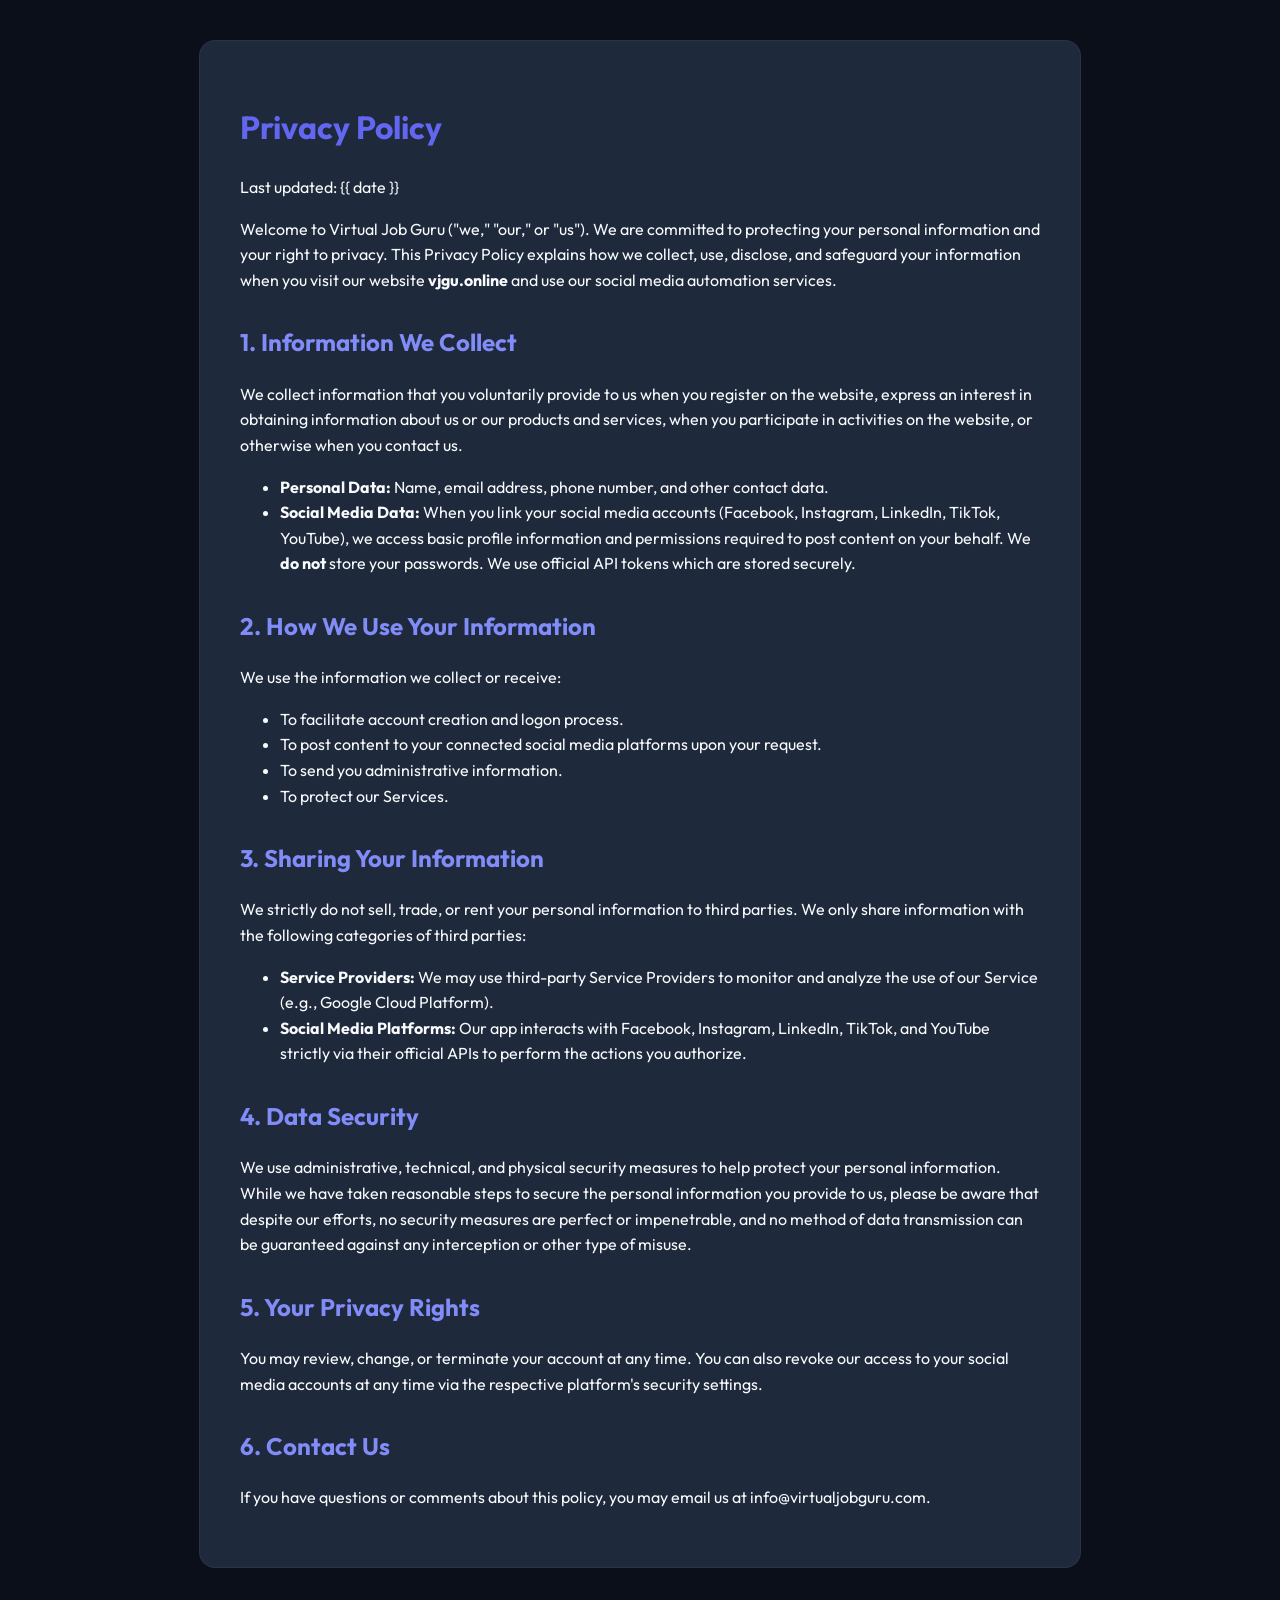
<file: temp_repo/app/templates/privacy.html>
<!DOCTYPE html>
<html lang="en">

<head>
    <meta charset="UTF-8">
    <meta name="viewport" content="width=device-width, initial-scale=1.0">
    <title>Privacy Policy - Virtual Job Guru</title>
    <link href="https://fonts.googleapis.com/css2?family=Outfit:wght@300;400;600&display=swap" rel="stylesheet">
    <style>
        body {
            font-family: 'Outfit', sans-serif;
            background-color: #0b0f1a;
            color: #f8fafc;
            line-height: 1.6;
            margin: 0;
            padding: 40px;
        }

        .container {
            max-width: 800px;
            margin: 0 auto;
            background: #1e293b;
            padding: 40px;
            border-radius: 16px;
            border: 1px solid rgba(255, 255, 255, 0.05);
        }

        h1 {
            color: #6366f1;
        }

        h2 {
            color: #818cf8;
            margin-top: 30px;
        }

        a {
            color: #10b981;
        }
    </style>
</head>

<body>
    <div class="container">
        <h1>Privacy Policy</h1>
        <p>Last updated: {{ date }}</p>

        <p>Welcome to Virtual Job Guru ("we," "our," or "us"). We are committed to protecting your personal information
            and your right to privacy. This Privacy Policy explains how we collect, use, disclose, and safeguard your
            information when you visit our website <b>vjgu.online</b> and use our social media automation services.</p>

        <h2>1. Information We Collect</h2>
        <p>We collect information that you voluntarily provide to us when you register on the website, express an
            interest in obtaining information about us or our products and services, when you participate in activities
            on the website, or otherwise when you contact us.</p>
        <ul>
            <li><b>Personal Data:</b> Name, email address, phone number, and other contact data.</li>
            <li><b>Social Media Data:</b> When you link your social media accounts (Facebook, Instagram, LinkedIn,
                TikTok, YouTube), we access basic profile information and permissions required to post content on your
                behalf. We <b>do not</b> store your passwords. We use official API tokens which are stored securely.
            </li>
        </ul>

        <h2>2. How We Use Your Information</h2>
        <p>We use the information we collect or receive:</p>
        <ul>
            <li>To facilitate account creation and logon process.</li>
            <li>To post content to your connected social media platforms upon your request.</li>
            <li>To send you administrative information.</li>
            <li>To protect our Services.</li>
        </ul>

        <h2>3. Sharing Your Information</h2>
        <p>We strictly do not sell, trade, or rent your personal information to third parties. We only share information
            with the following categories of third parties:</p>
        <ul>
            <li><b>Service Providers:</b> We may use third-party Service Providers to monitor and analyze the use of our
                Service (e.g., Google Cloud Platform).</li>
            <li><b>Social Media Platforms:</b> Our app interacts with Facebook, Instagram, LinkedIn, TikTok, and YouTube
                strictly via their official APIs to perform the actions you authorize.</li>
        </ul>

        <h2>4. Data Security</h2>
        <p>We use administrative, technical, and physical security measures to help protect your personal information.
            While we have taken reasonable steps to secure the personal information you provide to us, please be aware
            that despite our efforts, no security measures are perfect or impenetrable, and no method of data
            transmission can be guaranteed against any interception or other type of misuse.</p>

        <h2>5. Your Privacy Rights</h2>
        <p>You may review, change, or terminate your account at any time. You can also revoke our access to your social
            media accounts at any time via the respective platform's security settings.</p>

        <h2>6. Contact Us</h2>
        <p>If you have questions or comments about this policy, you may email us at info@virtualjobguru.com.</p>
    </div>
</body>

</html>
</file>
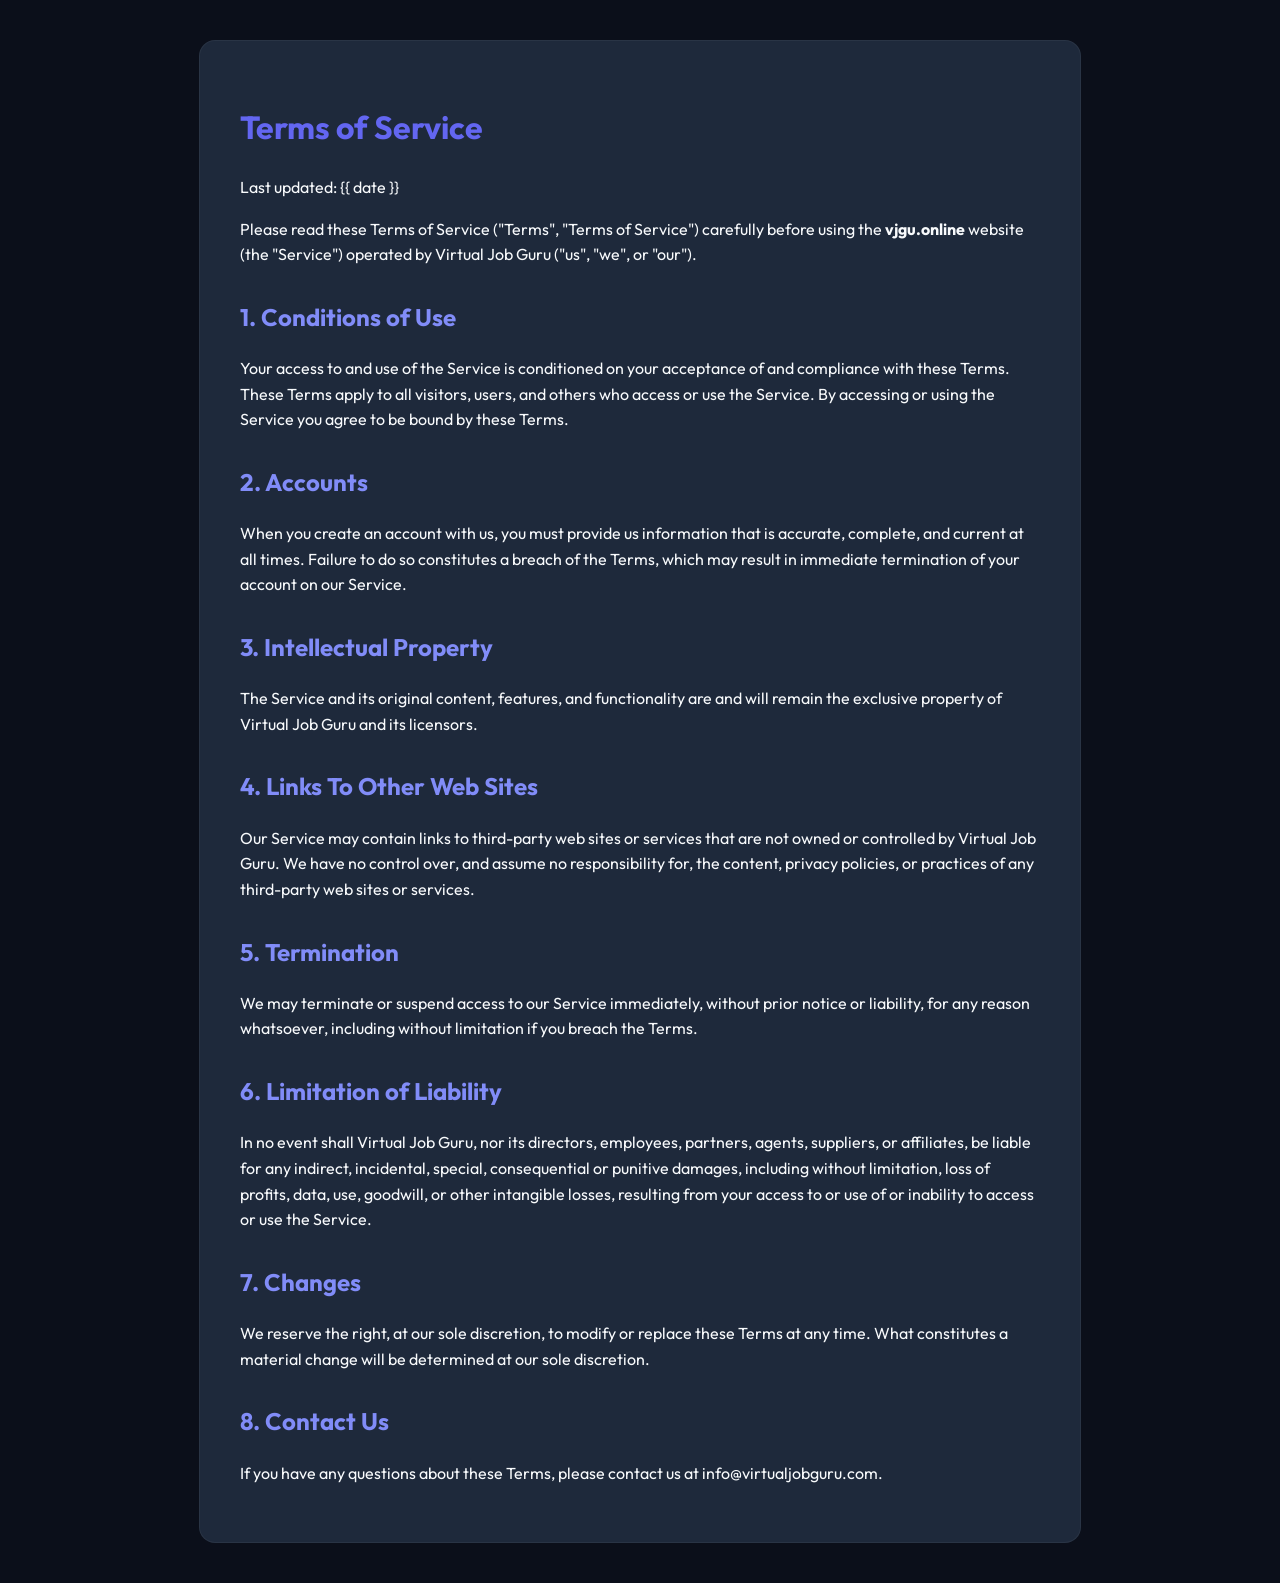
<file: temp_repo/app/templates/terms.html>
<!DOCTYPE html>
<html lang="en">

<head>
    <meta charset="UTF-8">
    <meta name="viewport" content="width=device-width, initial-scale=1.0">
    <title>Terms of Service - Virtual Job Guru</title>
    <link href="https://fonts.googleapis.com/css2?family=Outfit:wght@300;400;600&display=swap" rel="stylesheet">
    <style>
        body {
            font-family: 'Outfit', sans-serif;
            background-color: #0b0f1a;
            color: #f8fafc;
            line-height: 1.6;
            margin: 0;
            padding: 40px;
        }

        .container {
            max-width: 800px;
            margin: 0 auto;
            background: #1e293b;
            padding: 40px;
            border-radius: 16px;
            border: 1px solid rgba(255, 255, 255, 0.05);
        }

        h1 {
            color: #6366f1;
        }

        h2 {
            color: #818cf8;
            margin-top: 30px;
        }

        a {
            color: #10b981;
        }
    </style>
</head>

<body>
    <div class="container">
        <h1>Terms of Service</h1>
        <p>Last updated: {{ date }}</p>

        <p>Please read these Terms of Service ("Terms", "Terms of Service") carefully before using the
            <b>vjgu.online</b> website (the "Service") operated by Virtual Job Guru ("us", "we", or "our").
        </p>

        <h2>1. Conditions of Use</h2>
        <p>Your access to and use of the Service is conditioned on your acceptance of and compliance with these Terms.
            These Terms apply to all visitors, users, and others who access or use the Service. By accessing or using
            the Service you agree to be bound by these Terms.</p>

        <h2>2. Accounts</h2>
        <p>When you create an account with us, you must provide us information that is accurate, complete, and current
            at all times. Failure to do so constitutes a breach of the Terms, which may result in immediate termination
            of your account on our Service.</p>

        <h2>3. Intellectual Property</h2>
        <p>The Service and its original content, features, and functionality are and will remain the exclusive property
            of Virtual Job Guru and its licensors.</p>

        <h2>4. Links To Other Web Sites</h2>
        <p>Our Service may contain links to third-party web sites or services that are not owned or controlled by
            Virtual
            Job Guru. We have no control over, and assume no responsibility for, the content, privacy policies, or
            practices of any third-party web sites or services.</p>

        <h2>5. Termination</h2>
        <p>We may terminate or suspend access to our Service immediately, without prior notice or liability, for any
            reason whatsoever, including without limitation if you breach the Terms.</p>

        <h2>6. Limitation of Liability</h2>
        <p>In no event shall Virtual Job Guru, nor its directors, employees, partners, agents, suppliers, or affiliates,
            be liable for any indirect, incidental, special, consequential or punitive damages, including without
            limitation, loss of profits, data, use, goodwill, or other intangible losses, resulting from your access to
            or use of or inability to access or use the Service.</p>

        <h2>7. Changes</h2>
        <p>We reserve the right, at our sole discretion, to modify or replace these Terms at any time. What constitutes
            a material change will be determined at our sole discretion.</p>

        <h2>8. Contact Us</h2>
        <p>If you have any questions about these Terms, please contact us at info@virtualjobguru.com.</p>
    </div>
</body>

</html>
</file>
